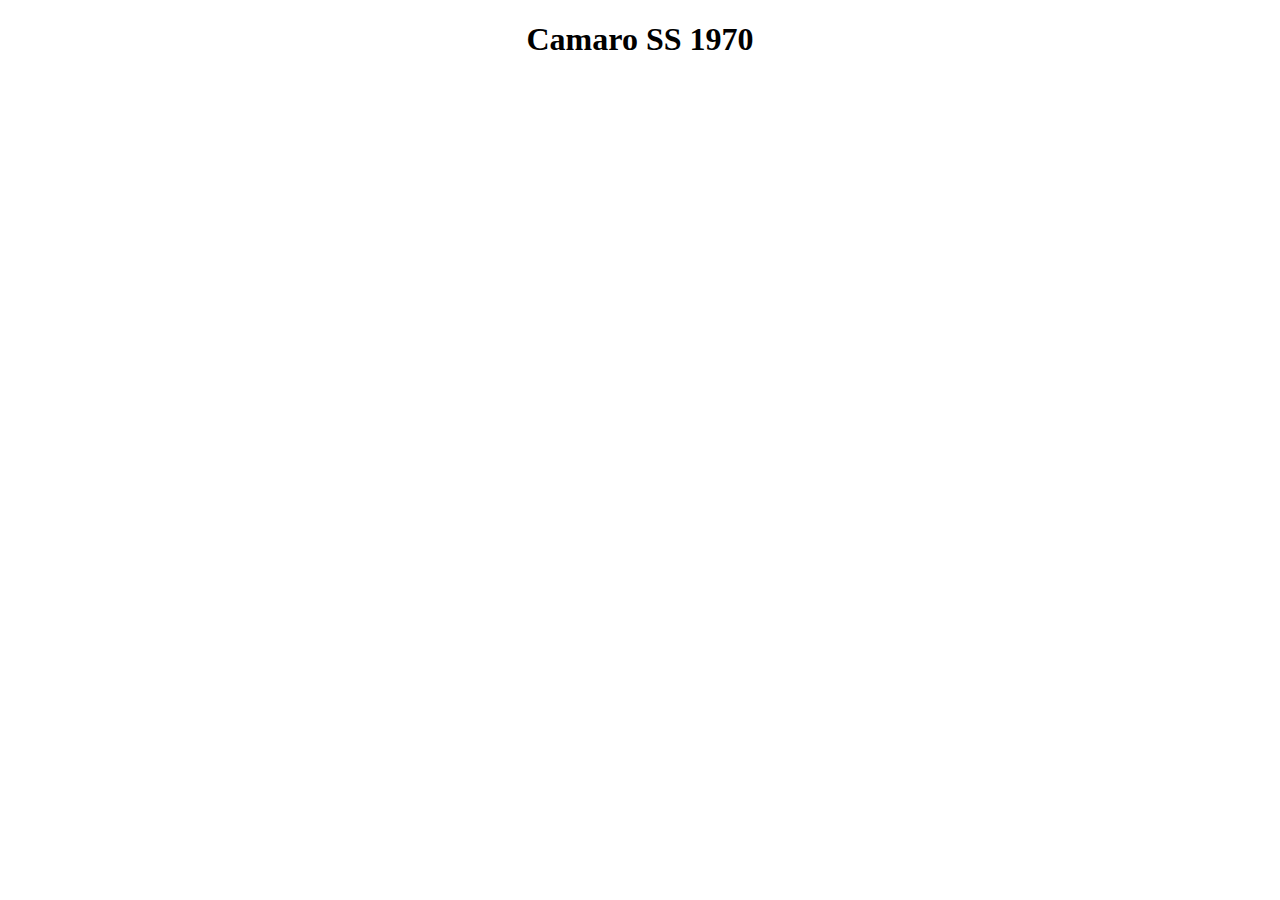
<file: camaro ss.html>
<!DOCTYPE html>
<html lang="en">
<head>
    <meta charset="UTF-8">
    <meta name="viewport" content="width=<device-width>, initial-scale=1.0">
    <title>Document</title>
</head>
<body>
    <h1 align="center">Camaro SS 1970</h1>
</body>
</html>
</file>
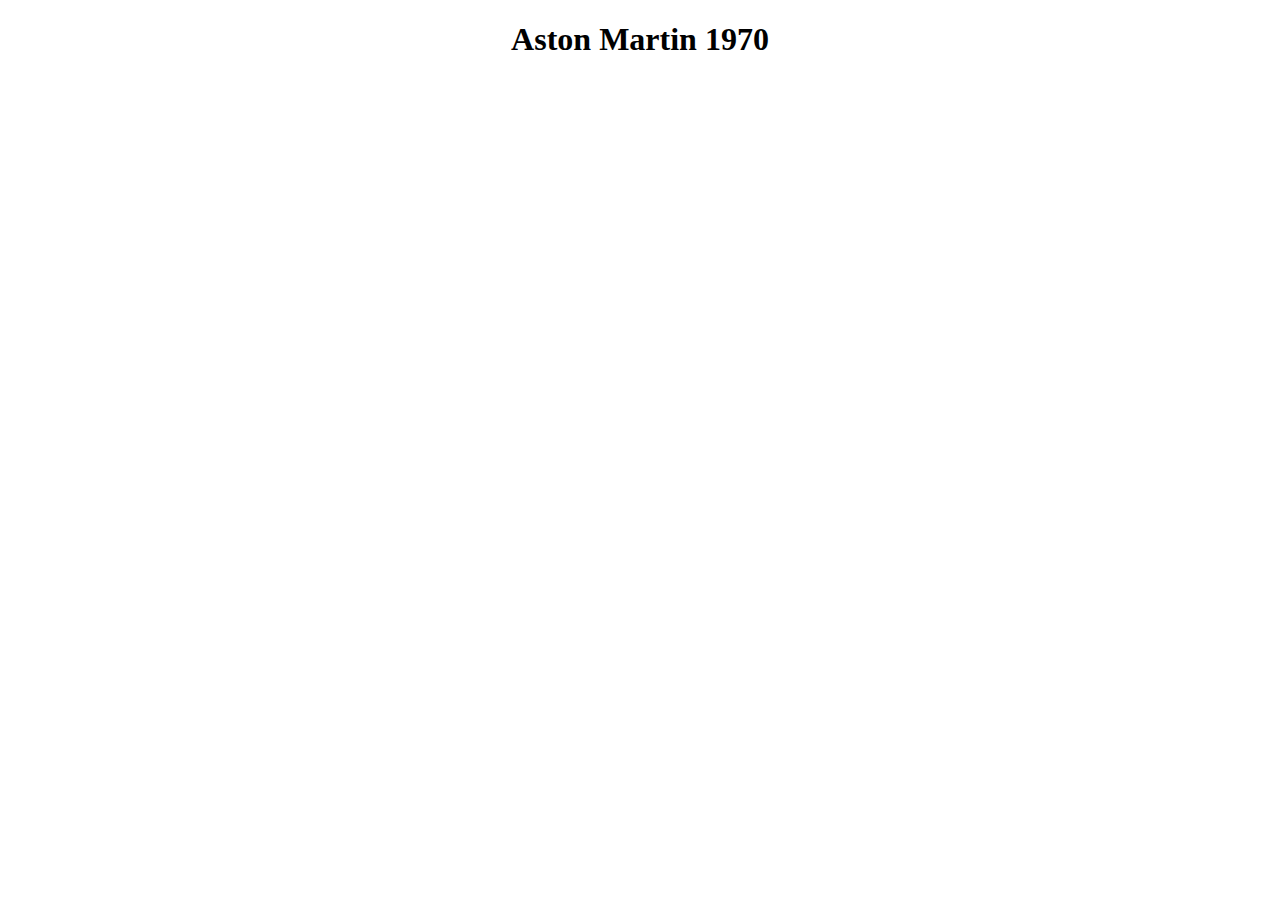
<file: cargallery/cargallery/Aston Martin.html>
<!DOCTYPE html>
<html lang="en">
<head>
    <meta charset="UTF-8">
    <meta name="viewport" content="width=<device-width>, initial-scale=1.0">
    <title>Document</title>
</head>
<body>
    <h1 align="center">Aston Martin 1970 </h1>
</body>
</html>
</file>
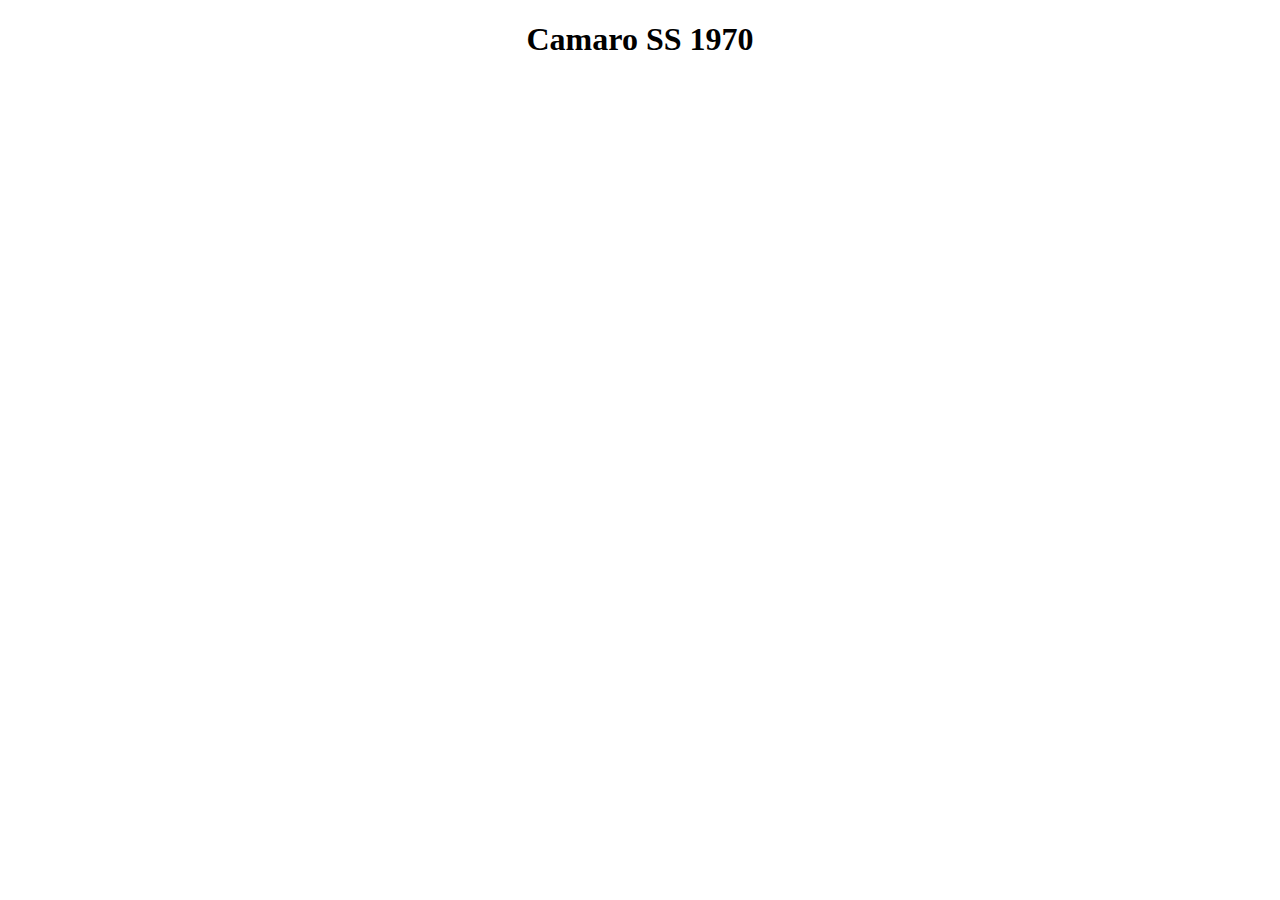
<file: cargallery/cargallery/camaro ss.html>
<!DOCTYPE html>
<html lang="en">
<head>
    <meta charset="UTF-8">
    <meta name="viewport" content="width=<device-width>, initial-scale=1.0">
    <title>Document</title>
</head>
<body>
    <h1 align="center">Camaro SS 1970</h1>
</body>
</html>
</file>
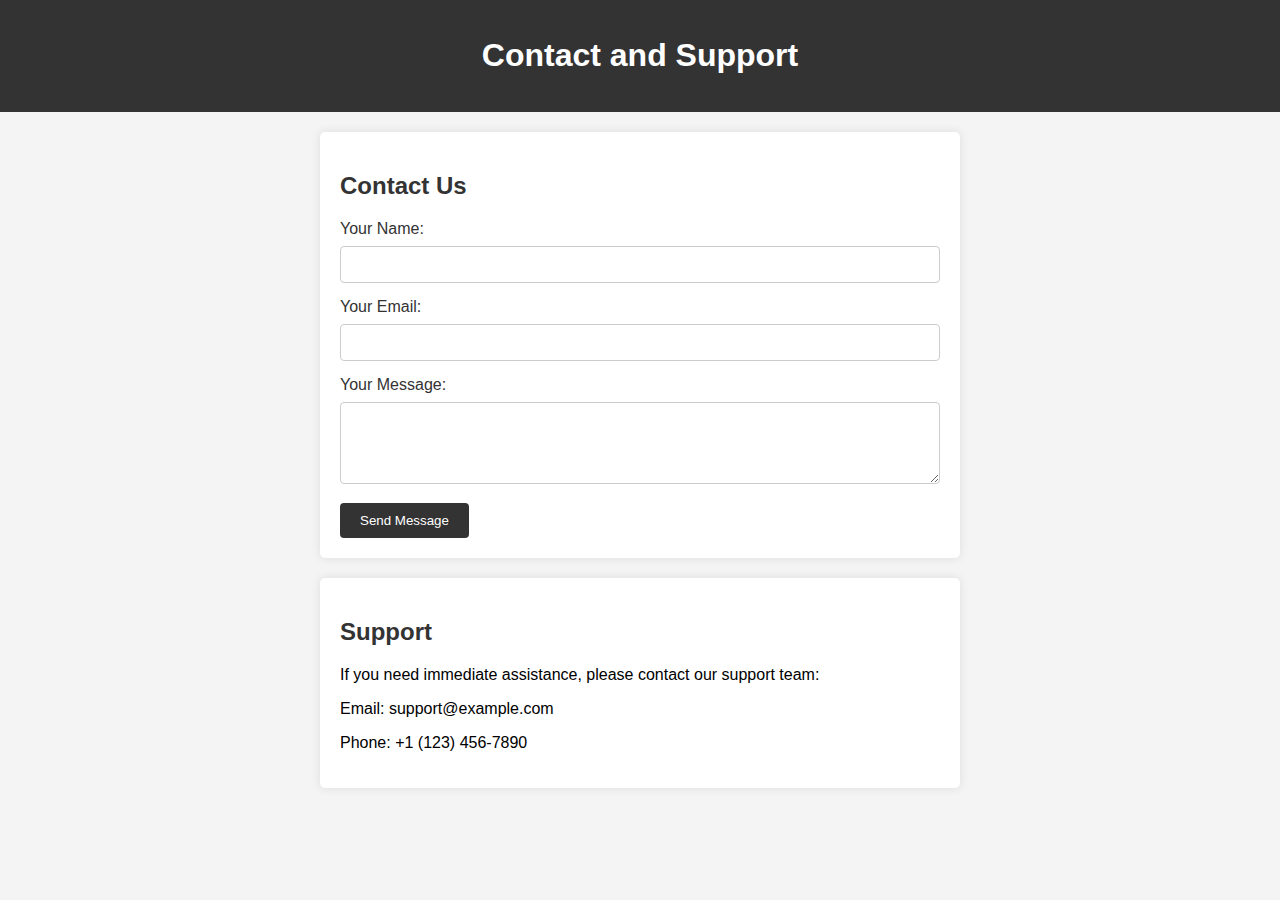
<file: cargallery/cargallery/contact.html>
<!DOCTYPE html>
<html lang="en">
<head>
    <meta charset="UTF-8">
    <meta name="viewport" content="width=device-width, initial-scale=1.0">
    <title>Contact and Support</title>
    
    <style>
        body {
            font-family: Arial, sans-serif;
            margin: 0;
            padding: 0;
            background-color: #f4f4f4;
            background-image: url("https://www.lakeforest.edu/Public/Title_IX/Images/Art%20and%20Photos%20for%20the%20website/helpandsupport.jpg");
        }

        header {
            background-color: #333;
            padding: 1em;
            text-align: center;
            color: white;
        }

        h2 {
            color: #333;
        }

        .contact-form {
            max-width: 600px;
            margin: 20px auto;
            padding: 20px;
            background-color: #fff;
            border-radius: 5px;
            box-shadow: 0 0 10px rgba(0, 0, 0, 0.1);
        }

        label {
            display: block;
            margin-bottom: 8px;
            color: #333;
        }

        input, textarea {
            width: 100%;
            padding: 10px;
            margin-bottom: 15px;
            box-sizing: border-box;
            border: 1px solid #ccc;
            border-radius: 4px;
        }

        button {
            background-color: #333;
            color: white;
            padding: 10px 20px;
            border: none;
            border-radius: 4px;
            cursor: pointer;
        }

        button:hover {
            background-color: #555;
        }
    </style>
</head>
<body>
    <header>
        <h1>Contact and Support</h1>
    </header>

    <div class="contact-form">
        <h2>Contact Us</h2>
        <form action="#" method="post">
            <label for="name">Your Name:</label>
            <input type="text" id="name" name="name" required>

            <label for="email">Your Email:</label>
            <input type="email" id="email" name="email" required>

            <label for="message">Your Message:</label>
            <textarea id="message" name="message" rows="4" required></textarea>

            <button type="submit">Send Message</button>
        </form>
    </div>

    <div class="contact-form">
        <h2>Support</h2>
        <p>If you need immediate assistance, please contact our support team:</p>
        <p>Email: support@example.com</p>
        <p>Phone: +1 (123) 456-7890</p>
    </div>
</body>
</html>
</file>
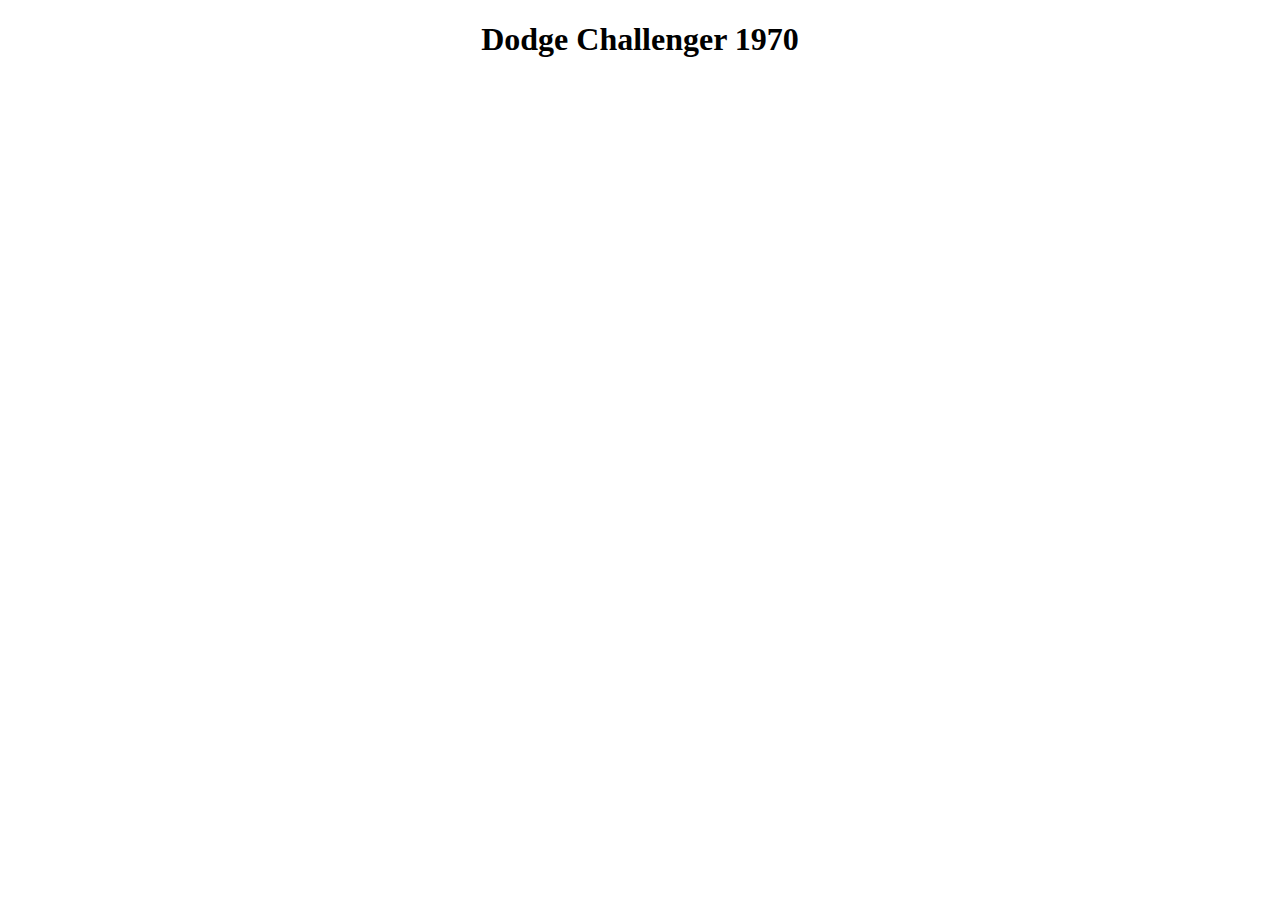
<file: cargallery/cargallery/dodge challenger.html>
<!DOCTYPE html>
<html lang="en">
<head>
    <meta charset="UTF-8">
    <meta name="viewport" content="width=device-width, initial-scale=1.0">
    <title>Document</title>
</head>
<body>
    <h1 align="center">Dodge Challenger 1970</h1>
</body>
</html>
</file>
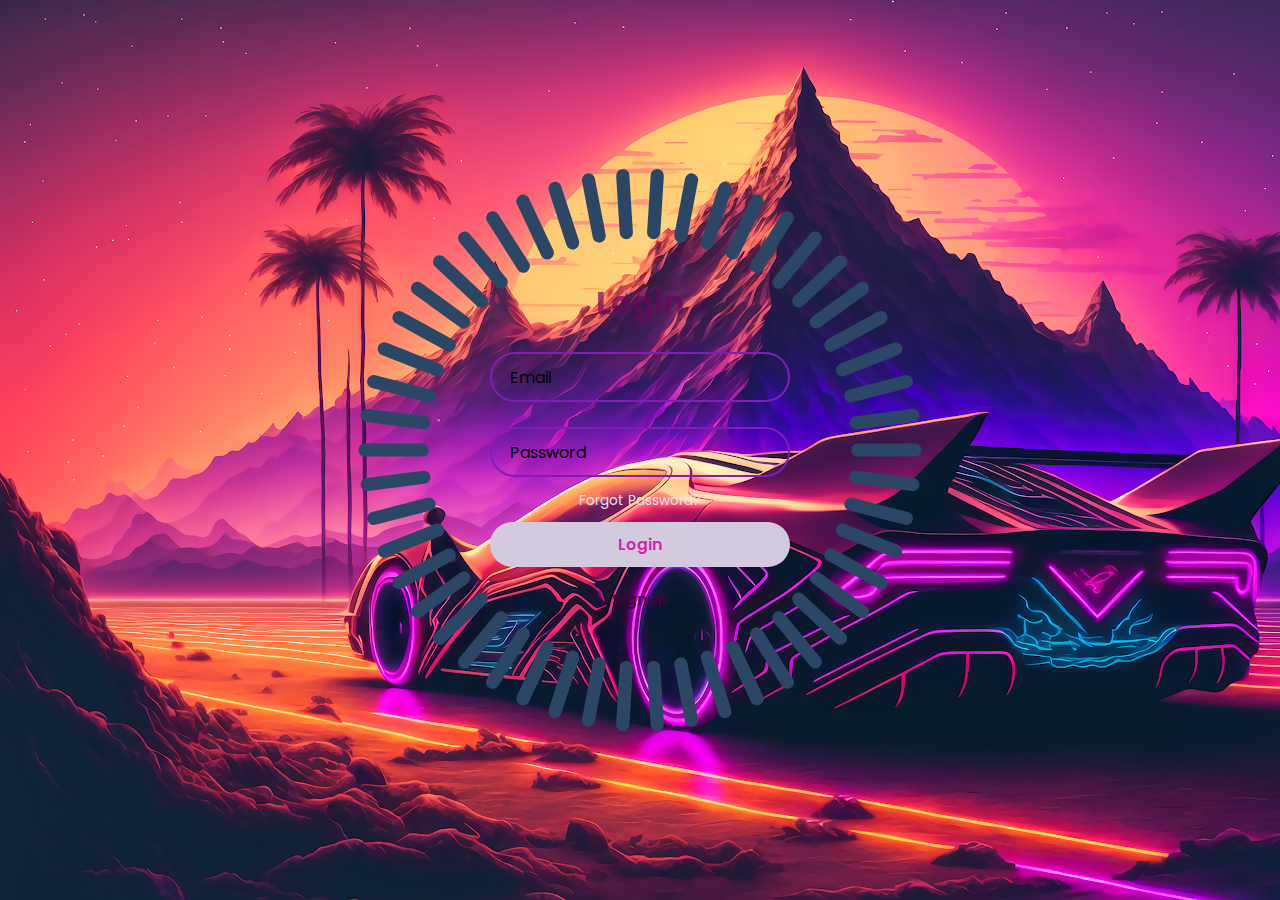
<file: cargallery/cargallery/login.html>
<!DOCTYPE html>
<html lang="en" >
<head>
  <meta charset="UTF-8">
  <title> Login form</title>
  <link rel="stylesheet" href="style login.css">

</head>
<body style="background-image: -webkit-image-set('future.png');">
<!-- partial:index.partial.html -->
<div class="container">
  <div class="login-box">
    <h2>Login</h2>
    <form action="#">
      <div class="input-box">
        <input type="email" required>
        <label>Email</label>
      </div>
      <div class="input-box">
        <input type="password" required>
        <label>Password</label>
      </div>
      <div class="forgot-password">
        <a href="#">Forgot Password?</a>
      </div>
      <button type="submit" class="btn">Login</button>
      <div class="signup-link">
        <a href="signup.html">Signup</a>
      </div>
    </form>
  </div>

  <span style="--i:0;"></span>
  <span style="--i:1;"></span>
  <span style="--i:2;"></span>
  <span style="--i:3;"></span>
  <span style="--i:4;"></span>
  <span style="--i:5;"></span>
  <span style="--i:6;"></span>
  <span style="--i:7;"></span>
  <span style="--i:8;"></span>
  <span style="--i:9;"></span>
  <span style="--i:10;"></span>
  <span style="--i:11;"></span>
  <span style="--i:12;"></span>
  <span style="--i:13;"></span>
  <span style="--i:14;"></span>
  <span style="--i:15;"></span>
  <span style="--i:16;"></span>
  <span style="--i:17;"></span>
  <span style="--i:18;"></span>
  <span style="--i:19;"></span>
  <span style="--i:20;"></span>
  <span style="--i:21;"></span>
  <span style="--i:22;"></span>
  <span style="--i:23;"></span>
  <span style="--i:24;"></span>
  <span style="--i:25;"></span>
  <span style="--i:26;"></span>
  <span style="--i:27;"></span>
  <span style="--i:28;"></span>
  <span style="--i:29;"></span>
  <span style="--i:30;"></span>
  <span style="--i:31;"></span>
  <span style="--i:32;"></span>
  <span style="--i:33;"></span>
  <span style="--i:34;"></span>
  <span style="--i:35;"></span>
  <span style="--i:36;"></span>
  <span style="--i:37;"></span>
  <span style="--i:38;"></span>
  <span style="--i:39;"></span>
  <span style="--i:40;"></span>
  <span style="--i:41;"></span>
  <span style="--i:42;"></span>
  <span style="--i:43;"></span>
  <span style="--i:44;"></span>
  <span style="--i:45;"></span>
  <span style="--i:46;"></span>
  <span style="--i:47;"></span>
  <span style="--i:48;"></span>
  <span style="--i:49;"></span>
</div>
<!-- partial -->
  
</body>
</html>
</file>
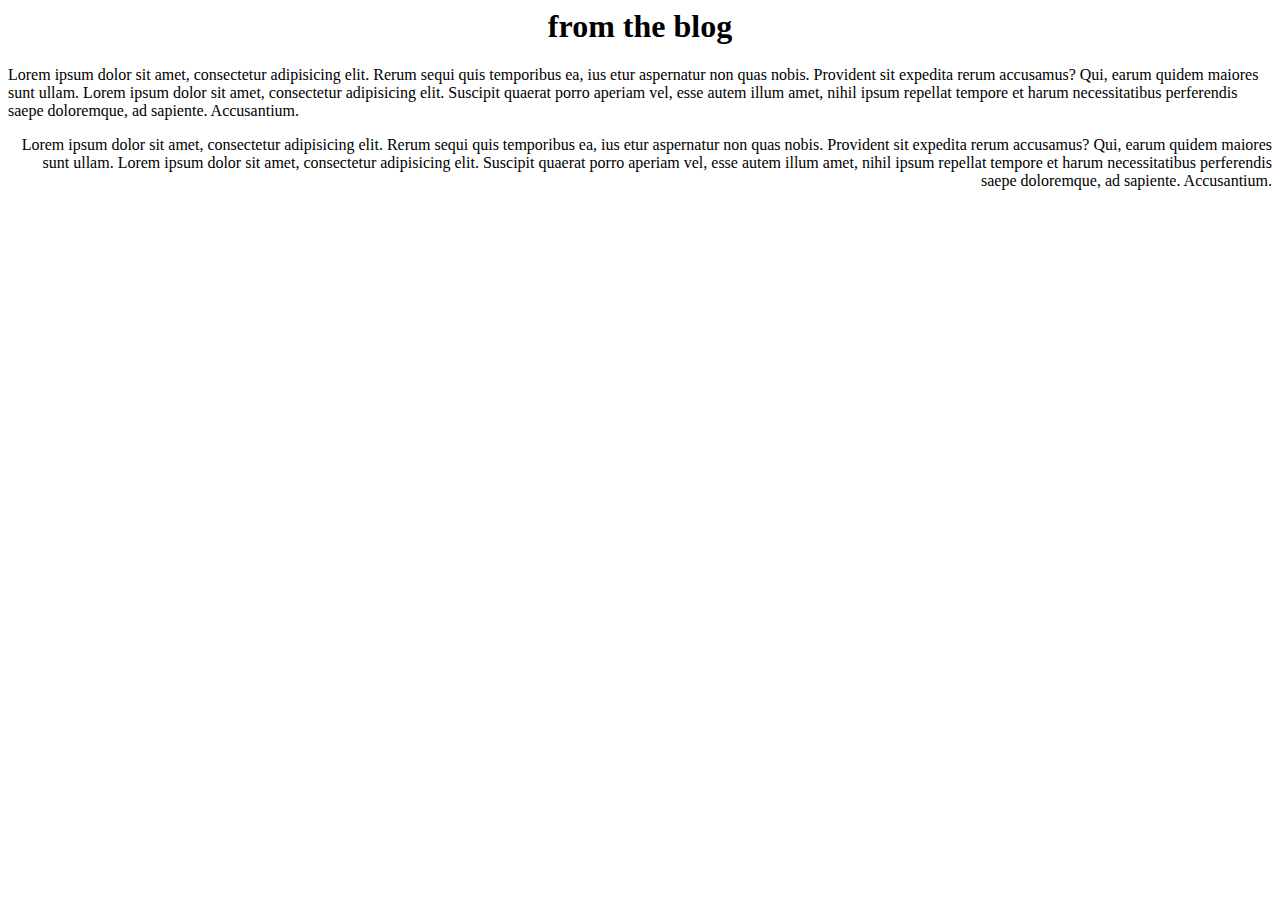
<file: cargallery/cargallery/readandblog.html>
<html>
<head>
<style>
h1 {text-align: center;}
</style>
</head>
<body>

<h1>from the blog</h1>
<p align="left"> 
    Lorem ipsum dolor sit amet, consectetur adipisicing elit. Rerum sequi quis temporibus ea, ius etur aspernatur non quas nobis. Provident sit expedita rerum accusamus? Qui, earum quidem maiores sunt ullam. Lorem ipsum dolor sit amet, consectetur adipisicing elit. Suscipit quaerat porro aperiam vel, esse autem illum amet, nihil ipsum repellat tempore et harum necessitatibus perferendis saepe doloremque, ad sapiente. Accusantium. 
</p>
<p align="RIGHT">
    Lorem ipsum dolor sit amet, consectetur adipisicing elit. Rerum sequi quis temporibus ea, ius etur aspernatur non quas nobis. Provident sit expedita rerum accusamus? Qui, earum quidem maiores sunt ullam. Lorem ipsum dolor sit amet, consectetur adipisicing elit. Suscipit quaerat porro aperiam vel, esse autem illum amet, nihil ipsum repellat tempore et harum necessitatibus perferendis saepe doloremque, ad sapiente. Accusantium. 
</p>


</body>
</html>
</file>
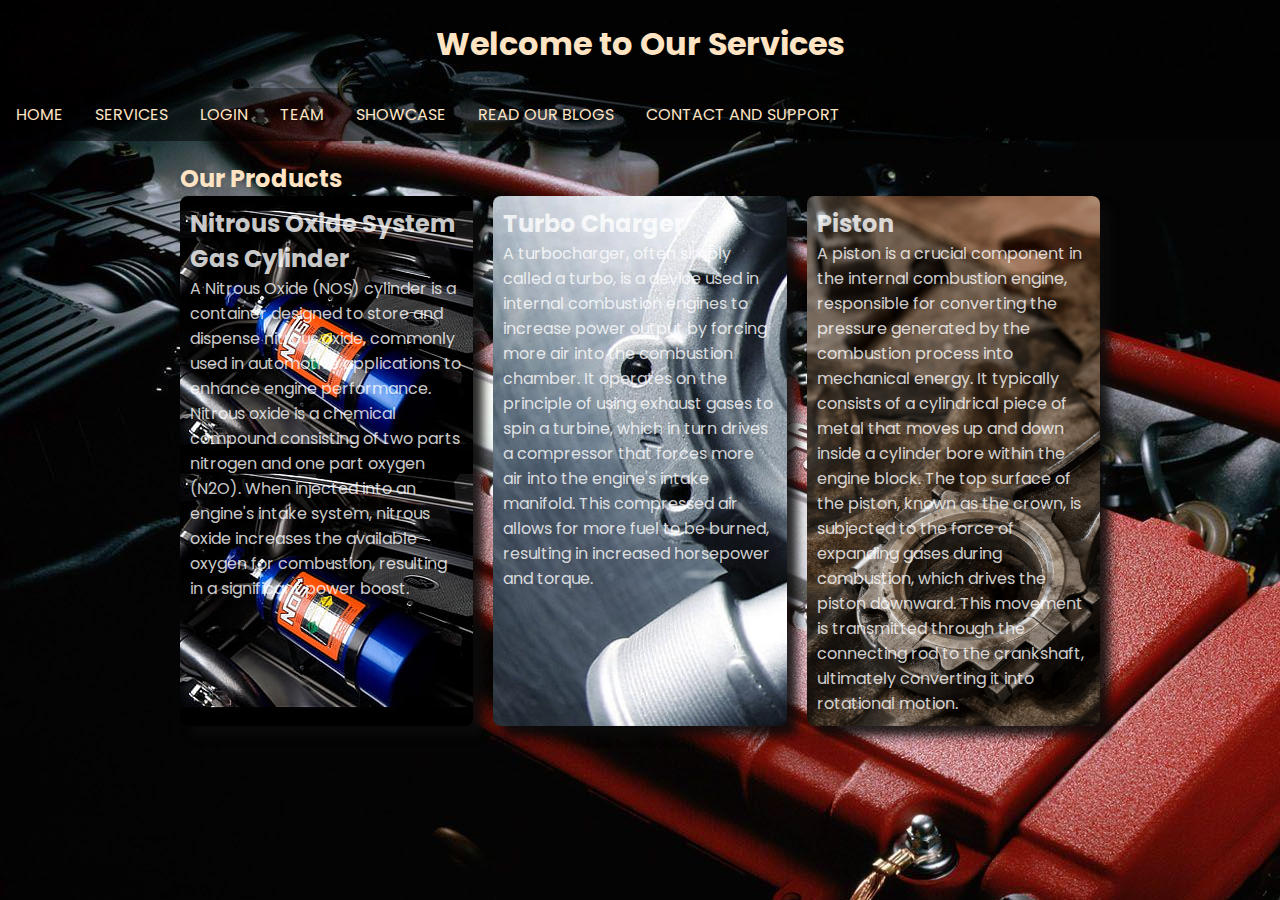
<file: cargallery/cargallery/services.html>
<!DOCTYPE html>
<html lang="en">
<head>
  <meta charset="UTF-8">
  <meta name="viewport" content="width=device-width, initial-scale=1.0">
  <title>Service Page</title>
  <link rel='stylesheet' href='https://cdnjs.cloudflare.com/ajax/libs/font-awesome/6.4.2/css/all.min.css'><link rel="stylesheet" href="style footer.css">

  <style>
    /* CSS code for styling */
    body {
      font-family: Arial, sans-serif;
      margin: 0;
      padding: 0;
      background-color: #f0f0f0;
      background-image: url("engine.jpg");
    }

    header {
      background-color: #00000048;
      color:bisque;
      padding: 20px;
      text-align: center;
    }

    h1 {
      margin: 0;
    }

    .container {
      max-width: 960px;
      margin: 20px auto;
      padding: 0 20px;
    }

    .product-list {
      display: grid;
      grid-template-columns: repeat(auto-fill, minmax(250px, 1fr));
      gap: 20px;
    }

    .product {
      background-color: #ffffff;
      padding: 10px;
      border-radius: 8px;
      box-shadow: 0 2px 4px rgba(0, 0, 0, 0.1);
      color: #ffffffcc;
     
   
    }

    .product h2 {
      margin-top: 0;
    }

    .product p {
      margin-bottom: 0;
    }
     
    nav {
            background-color: rgba(0, 0, 0, 0.5);
            overflow: hidden;
        }
        
        nav a {
            float: left;
            display: block;
            color: bisque;
            text-align: center;
            padding: 14px 16px;
            text-decoration: wavy;
            transition: background-color 0.3s; /* Added smooth transition effect */
        }
        
        nav a:hover {
            background-color: rgba(255, 255, 255, 0.2); /* Set a transparent background on hover */
            color: white;
        }
  </style>
</head>
<body>

  <header>
    <h1>Welcome to Our Services</h1>
  </header>
  <nav>
    <a href="index.html">HOME </a>
    <a href="services.html">SERVICES</a>
    <a href="login.html">LOGIN</a>
    <a href="team.html">TEAM</a>
    <a href="showcase.html">SHOWCASE</a>
    <a href="readandblog.html">READ OUR BLOGS</a>
    <a href="contact.html">CONTACT AND SUPPORT</a>
</nav>

  <div class="container" >
    <h2 style="color:bisque;">Our Products</h2>
    <div class="product-list">
      <div class="product" style="background-image: -webkit-image-set('nos.jpg');box-shadow: 10px 10px 10px rgba(12, 11, 11, 0.87);">
        <h2>Nitrous Oxide System Gas Cylinder </h2>
        <p>A Nitrous Oxide (NOS) cylinder is a container designed to store and dispense nitrous oxide, commonly used in automotive applications to enhance engine performance. Nitrous oxide is a chemical compound consisting of two parts nitrogen and one part oxygen (N2O). When injected into an engine's intake system, nitrous oxide increases the available oxygen for combustion, resulting in a significant power boost.</p>
      </div>
      <div class="product" style="background-image: -webkit-image-set('turbo.jpg');background-size:cover;box-shadow: 10px 10px 10px rgba(12, 11, 11, 0.87);">
        <h2>Turbo Charger</h2>
        <p>A turbocharger, often simply called a turbo, is a device used in internal combustion engines to increase power output by forcing more air into the combustion chamber. It operates on the principle of using exhaust gases to spin a turbine, which in turn drives a compressor that forces more air into the engine's intake manifold. This compressed air allows for more fuel to be burned, resulting in increased horsepower and torque. </p>
      </div>
      <div class="product-list">
        <div class="product" style="background-image: -webkit-image-set('piston.jpg');background-size:cover;box-shadow: 10px 10px 10px rgba(12, 11, 11, 0.87);">
          <h2>Piston</h2>
          <p>A piston is a crucial component in the internal combustion engine, responsible for converting the pressure generated by the combustion process into mechanical energy. It typically consists of a cylindrical piece of metal that moves up and down inside a cylinder bore within the engine block. The top surface of the piston, known as the crown, is subjected to the force of expanding gases during combustion, which drives the piston downward. This movement is transmitted through the connecting rod to the crankshaft, ultimately converting it into rotational motion.</p>
        </div>
    </div>
  </div>

</body>
</html>
</file>
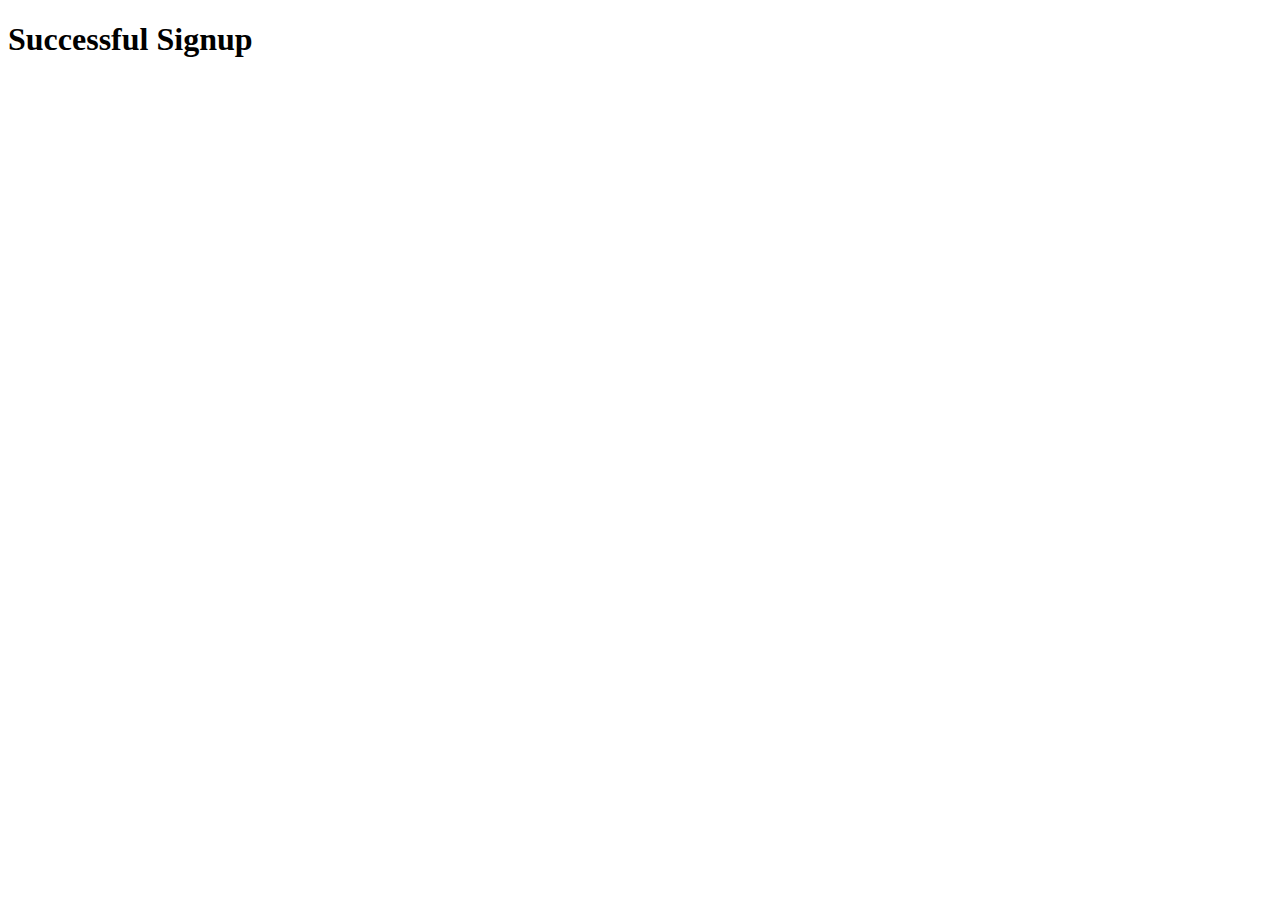
<file: cargallery/cargallery/signup.html>
<!DOCTYPE html>
<html lang="en">
<head>
    <meta charset="UTF-8">
    <meta name="viewport" content="width=<device-width>, initial-scale=1.0">
    <title>Document</title>
</head>
<body>
    <h1>Successful Signup</h1>
</body>
</html>
</file>
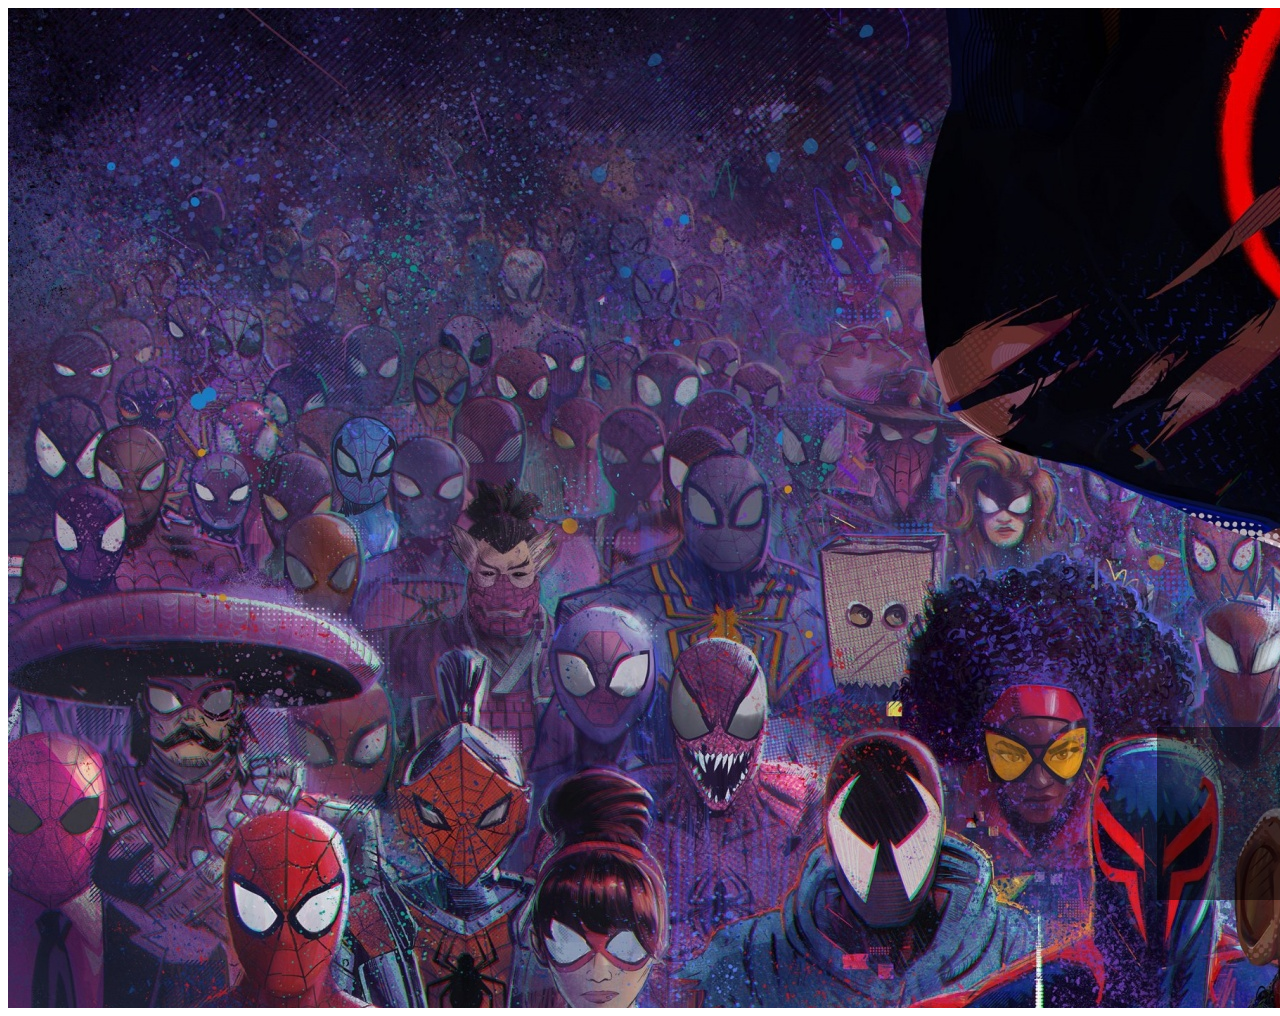
<file: cargallery/cargallery/team.html>
<!DOCTYPE html>
<html lang="en">
<head>
    <meta charset="UTF-8">
    <meta name="viewport" content="width=<device-width>, initial-scale=1.0">
    <title>Document</title>
</head>
<body>
    <section id="team">

        <div class="team">
            <style>
                .team-cover {
                    width: 2000px;
                    height: 1000px;
                    background-image: url('spider\ verse.jpg');
                    animation: slideBackground 10s infinite linear;
                }
            
                @keyframes slideBackground {
                    0% {
                        background-position: 0% 50%;
                    }
                    100% {
                        background-position: 100% 50%;
                    }
                }
                
                .fade-up {
    opacity: 0; /* Start with transparent */
    animation: fadeUpAnimation 1s forwards; /* Animation duration and fill-mode */
}

@keyframes fadeUpAnimation {
    from {
        opacity: 0; /* Start from transparent */
        transform: translateY(20px); /* Start 20px below its original position */
    }
    to {
        opacity: 1; /* End with fully opaque */
        transform: translateY(0); /* Return to original position */
    }
}
.image-container img {
    opacity: 0; /* Start with transparent */
    animation: fadeUpAnimation 1s forwards; /* Animation duration and fill-mode */
}

@keyframes fadeUpAnimation {
    from {
        opacity: 0; /* Start from transparent */
        transform: translateY(20px); /* Start 20px below its original position */
    }
    to {
        opacity: 1; /* End with fully opaque */
        transform: translateY(0); /* Return to original position */
    }
}
.fullscreen-image {
    width: 100vw; /* 100% of viewport width */
    height: 100vh; /* 100% of viewport height */
    object-fit: cover; /* Cover the entire container */
}
.text-container {
  position:fixed;
  bottom: 0;
  right: 0;
  padding: 10px; /* Adjust padding as needed */
  background-color: rgba(0, 0, 0, 0.5); /* Background color with transparency */
  color: white; /* Text color */
}

                
            </style>
            
            <div class="image-container">
               
            
            <div class="team-cover wow animated fadeInUp"  data-wow-duration="1s" data-wow-delay=".2s">
                <!-- Content inside the div -->
            
            
            <div class="text-container">
            <div class="fade-up"data-wow-duration="1s" data-wow-delay=".2s" align="right" >
                <legend>
                    <h1>Team</h1>
                </legend>
                <p>we're Jose  &amp; <br>team &hearts;</p>
                <button type="button" class="btn btn-general btn-brown">Read our story</button>
            </div>
            </div>
        </div>
        </div>
    </section>
    
  
</body>
</html>
</file>
<file: cargallery/cargallery/style login.css>
@import url("https://fonts.googleapis.com/css2?family=Poppins:wght@400;500&display=swap");
* {
  margin: 0;
  padding: 0;
  font-family: "Poppins";
  box-sizing: border-box;
}

body {
  display: flex;
  justify-content: center;
  align-items: center;
  background-image:none;
  min-height: 100vh;
}

.container {
  position: relative;
  width: 256px;
  height: 256px;
  display: flex;
  justify-content: center;
  align-items: center;
}

.container span {
  position: absolute;
  left: 0;
  width: 32px;
  height: 6px;
  background: #2c4766;
  border-radius: 8px;
  transform-origin: 128px;
  transform: scale(2.2) rotate(calc(var(--i) * (360deg / 50)));
  animation: animateBlink 3s linear infinite;
  animation-delay: calc(var(--i) * (3s / 50));
}

@keyframes animateBlink {
  0% {
    background: rgb(255, 0, 221);
  }

  25% {
    background: #2c4766;
  }
}

.login-box {
  position: absolute;
  width: 400px;
}

.login-box form {
  width: 100%;
  padding: 0 50px;
}

h2 {
  font-size: 2em;
  color: rgba(109, 5, 95, 0.699);
  text-align: center;
}
.input-box {
  position: relative;
  margin: 25px 0;
}

.input-box input {
  width: 100%;
  height: 50px;
  background: transparent;
  border: 2px solid #7f1fb6;
  outline: none;
  border-radius: 40px;
  font-size: 1em;
  color: #3d0a3d;
  padding: 0 20px;
  transition: 0.5s;
}

.input-box input:focus,
.input-box input:valid {
  border-color: rgb(236, 225, 234);
}

.input-box label {
  position: absolute;
  top: 50%;
  left: 20px;
  transform: translateY(-50%);
  font-size: 1em;
  color: #000000;
  pointer-events: none;
  transition: 0.5s ease;
}

.input-box input:focus ~ label,
.input-box input:valid ~ label {
  top: 1px;
  font-size: 0.8em;
  background-color: #1f293a;
  padding: 0 6px;
  color: rgb(231, 240, 240);
}

.forgot-password {
  margin: -15px 0 10px;
  text-align: center;
}

.forgot-password a {
  font-size: 0.85em;
  color: #ede4ee;
  text-decoration: none;
}

.forgot-password a:hover {
  text-decoration: underline;
}

.btn {
  width: 100%;
  height: 45px;
  border-radius: 45px;
  background: rgb(211, 202, 221);
  border: none;
  outline: none;
  cursor: pointer;
  font-size: 1em;
  color: #d423b7;
  font-weight: 600;
}

.signup-link {
  margin: 20px 0 10px;
  text-align: center;
}

.signup-link a {
  font-size: 1em;
  color: rgb(63, 3, 58);
  text-decoration: none;
  font-weight: 600;
}

.signup-link a:hover {
  text-decoration:dashed;
}
</file>
<file: cargallery/cargallery/style footer.css>
@import url("https://fonts.googleapis.com/css2?family=Poppins:wght@200;300;400;500;600;700&display=swap");
* {
  margin: 0;
  padding: 0;
  box-sizing: border-box;
  font-family: "Poppins", sans-serif;
}

footer {
    position: relative;
    bottom: 0;
    width: 100%;
    background-color: #05050586; /* Adjust the background color of the footer */
    color: white;
    text-align: center;
    padding: 20px 0; /* Adjust the padding of the footer */
    z-index: 1; /* Make sure the footer appears on top */
}
footer::before {
  content: "";
  position: absolute;
  left: 0;
  top: 100px;
  height: 1px;
  width: 100%;
  background: #afafb6;
}
footer .content {
  max-width: 1250px;
  margin: auto;
  padding: 30px 40px 40px 40px;
}
footer .content .top {
  display: flex;
  align-items: center;
  justify-content: space-between;
  margin-bottom: 50px;
}
.content .top .logo-details {
  color: #fff;
  font-size: 30px;
}
.content .top .media-icons {
  display: flex;
}
.content .top .media-icons a {
  height: 40px;
  width: 40px;
  margin: 0 8px;
  border-radius: 50%;
  text-align: center;
  line-height: 40px;
  color: #fff;
  font-size: 17px;
  text-decoration: none;
  transition: all 0.4s ease;
}
.top .media-icons a:nth-child(1) {
  background: #4267b2;
}
.top .media-icons a:nth-child(1):hover {
  color: #4267b2;
  background: #fff;
}
.top .media-icons a:nth-child(2) {
  background: #1da1f2;
}
.top .media-icons a:nth-child(2):hover {
  color: #1da1f2;
  background: #fff;
}
.top .media-icons a:nth-child(3) {
  background: #e1306c;
}
.top .media-icons a:nth-child(3):hover {
  color: #e1306c;
  background: #fff;
}
.top .media-icons a:nth-child(4) {
  background: #0077b5;
}
.top .media-icons a:nth-child(4):hover {
  color: #0077b5;
  background: #fff;
}
.top .media-icons a:nth-child(5) {
  background: #ff0000;
}
.top .media-icons a:nth-child(5):hover {
  color: #ff0000;
  background: #fff;
}
footer .content .link-boxes {
  width: 100%;
  display: flex;
  justify-content: space-between;
}
footer .content .link-boxes .box {
  width: calc(100% / 5 - 10px);
}
.content .link-boxes .box .link_name {
  color: #fff;
  font-size: 18px;
  font-weight: 400;
  margin-bottom: 10px;
  position: relative;
}
.link-boxes .box .link_name::before {
  content: "";
  position: absolute;
  left: 0;
  bottom: -2px;
  height: 2px;
  width: 35px;
  background: #fff;
}
.content .link-boxes .box li {
  margin: 6px 0;
  list-style: none;
}
.content .link-boxes .box li a {
  color: #fff;
  font-size: 14px;
  font-weight: 400;
  text-decoration: none;
  opacity: 0.8;
  transition: all 0.4s ease;
}
.content .link-boxes .box li a:hover {
  opacity: 1;
  text-decoration: underline;
}
.content .link-boxes .input-box {
  margin-right: 55px;
}
.link-boxes .input-box input {
  height: 40px;
  width: calc(100% + 55px);
  outline: none;
  border: 2px solid #afafb6;
  background: #eaeaea;
  border-radius: 4px;
  padding: 0 15px;
  font-size: 15px;
  color: #000000;
  margin-top: 5px;
}
.link-boxes .input-box input::placeholder {
  color: #afafb6;
  font-size: 16px;
}
.link-boxes .input-box input[type="button"] {
  background: #fff;
  color: #800400;
  border: none;
  font-size: 18px;
  font-weight: 500;
  margin: 4px 0;
  opacity: 0.8;
  cursor: pointer;
  transition: all 0.4s ease;
}
.input-box input[type="button"]:hover {
  opacity: 1;
}
footer .bottom-details {
  width: 100%;
  background: #a71c1c;
}
footer .bottom-details .bottom_text {
  max-width: 1250px;
  margin: auto;
  padding: 20px 40px;
  display: flex;
  justify-content: space-between;
}
.bottom-details .bottom_text span,
.bottom-details .bottom_text a {
  font-size: 14px;
  font-weight: 300;
  color: #fff;
  opacity: 0.8;
  text-decoration: none;
}
.bottom-details .bottom_text a:hover {
  opacity: 1;
  text-decoration: underline;
}
.bottom-details .bottom_text a {
  margin-right: 10px;
}
@media (max-width: 900px) {
  footer .content .link-boxes {
    flex-wrap: wrap;
  }
  footer .content .link-boxes .input-box {
    width: 40%;
    margin-top: 10px;
  }
}
@media (max-width: 700px) {
  footer {
    position: relative;
  }
  .content .top .logo-details {
    font-size: 26px;
  }
  .content .top .media-icons a {
    height: 35px;
    width: 35px;
    font-size: 14px;
    line-height: 35px;
  }
  footer .content .link-boxes .box {
    width: calc(100% / 3 - 10px);
  }
  footer .content .link-boxes .input-box {
    width: 60%;
  }
  .bottom-details .bottom_text span,
  .bottom-details .bottom_text a {
    font-size: 12px;
  }
}
@media (max-width: 520px) {
  footer::before {
    top: 145px;
  }
  footer .content .top {
    flex-direction: column;
  }
  .content .top .media-icons {
    margin-top: 16px;
  }
  footer .content .link-boxes .box {
    width: calc(100% / 2 - 10px);
  }
  footer .content .link-boxes .input-box {
    width: 100%;
  }
}
</file>
